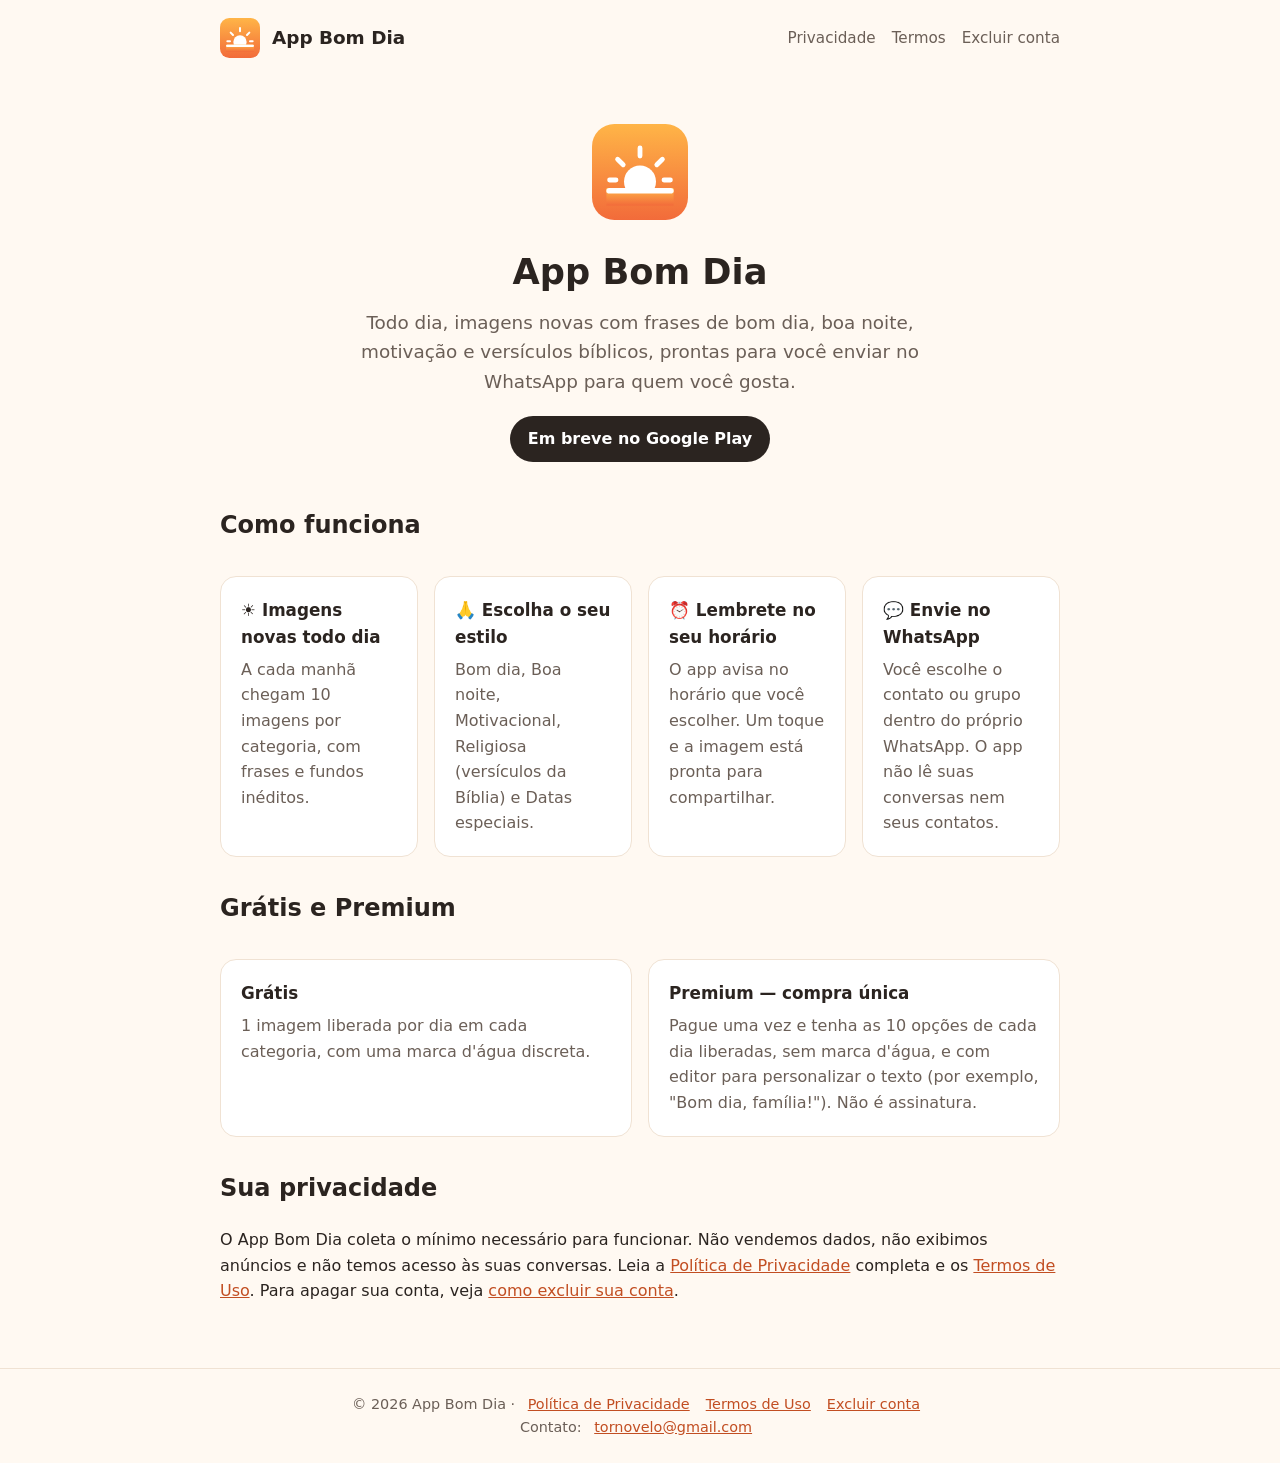
<file: index.html>
<!doctype html><html lang="pt-BR"><head><meta charset="utf-8"><meta name="viewport" content="width=device-width,initial-scale=1"><link rel="icon" href="logo.svg"><link rel="stylesheet" href="style.css"><title>App Bom Dia — frases para enviar no WhatsApp todos os dias</title><meta name="description" content="Todo dia, imagens novas de bom dia, boa noite, motivação e versículos bíblicos, prontas para enviar no WhatsApp."></head><body>
<header><img src="logo.svg" alt=""><a class="marca" href="index.html">App Bom Dia</a><nav><a href="privacidade.html">Privacidade</a><a href="termos.html">Termos</a><a href="excluir-conta.html">Excluir conta</a></nav></header>
<main>
<section class="hero">
<img src="logo.svg" alt="Logotipo do App Bom Dia">
<h1>App Bom Dia</h1>
<p>Todo dia, imagens novas com frases de bom dia, boa noite, motivação e versículos bíblicos, prontas para você enviar no WhatsApp para quem você gosta.</p>
<span class="selo">Em breve no Google Play</span>
</section>

<h2>Como funciona</h2>
<div class="grade">
<div class="cartao"><h3>☀️ Imagens novas todo dia</h3><p>A cada manhã chegam 10 imagens por categoria, com frases e fundos inéditos.</p></div>
<div class="cartao"><h3>🙏 Escolha o seu estilo</h3><p>Bom dia, Boa noite, Motivacional, Religiosa (versículos da Bíblia) e Datas especiais.</p></div>
<div class="cartao"><h3>⏰ Lembrete no seu horário</h3><p>O app avisa no horário que você escolher. Um toque e a imagem está pronta para compartilhar.</p></div>
<div class="cartao"><h3>💬 Envie no WhatsApp</h3><p>Você escolhe o contato ou grupo dentro do próprio WhatsApp. O app não lê suas conversas nem seus contatos.</p></div>
</div>

<h2>Grátis e Premium</h2>
<div class="grade">
<div class="cartao"><h3>Grátis</h3><p>1 imagem liberada por dia em cada categoria, com uma marca d'água discreta.</p></div>
<div class="cartao"><h3>Premium — compra única</h3><p>Pague uma vez e tenha as 10 opções de cada dia liberadas, sem marca d'água, e com editor para personalizar o texto (por exemplo, "Bom dia, família!"). Não é assinatura.</p></div>
</div>

<h2>Sua privacidade</h2>
<p>O App Bom Dia coleta o mínimo necessário para funcionar. Não vendemos dados, não exibimos anúncios e não temos acesso às suas conversas. Leia a <a href="privacidade.html">Política de Privacidade</a> completa e os <a href="termos.html">Termos de Uso</a>. Para apagar sua conta, veja <a href="excluir-conta.html">como excluir sua conta</a>.</p>
</main>
<footer>© 2026 App Bom Dia · <a href="privacidade.html">Política de Privacidade</a><a href="termos.html">Termos de Uso</a><a href="excluir-conta.html">Excluir conta</a><br>Contato: <a href="mailto:tornovelo@gmail.com">tornovelo@gmail.com</a></footer></body></html>
</file>
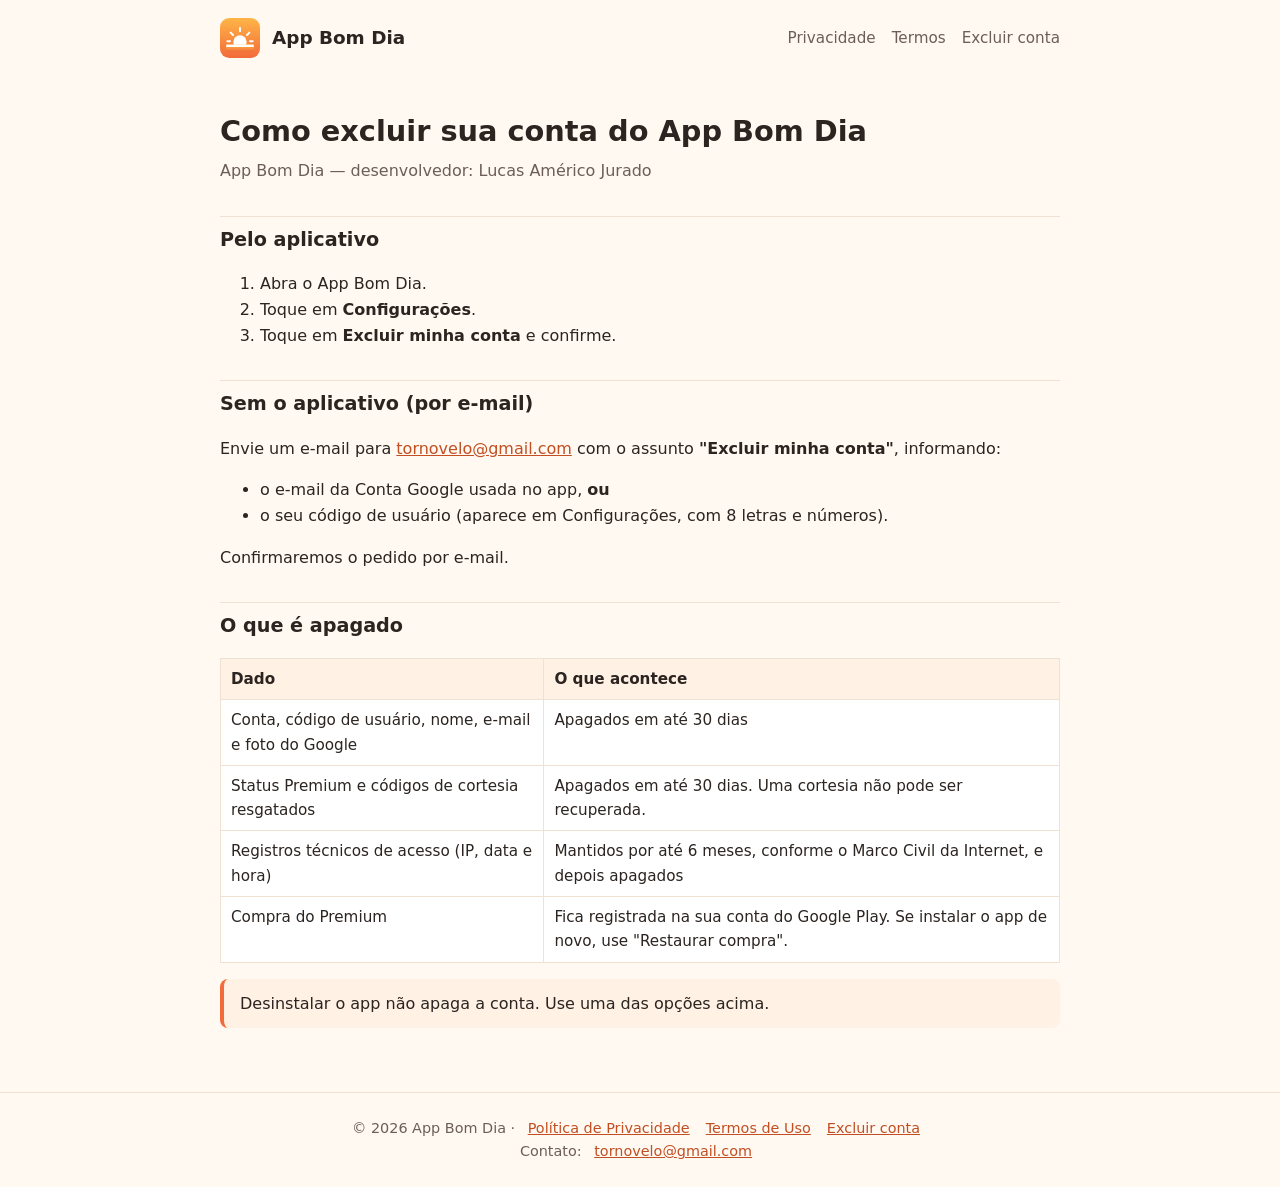
<file: excluir-conta.html>
<!doctype html><html lang="pt-BR"><head><meta charset="utf-8"><meta name="viewport" content="width=device-width,initial-scale=1"><link rel="icon" href="logo.svg"><link rel="stylesheet" href="style.css"><title>Excluir conta — App Bom Dia</title></head><body>
<header><img src="logo.svg" alt=""><a class="marca" href="index.html">App Bom Dia</a><nav><a href="privacidade.html">Privacidade</a><a href="termos.html">Termos</a><a href="excluir-conta.html">Excluir conta</a></nav></header>
<main class="doc">
<h1>Como excluir sua conta do App Bom Dia</h1>
<p class="data">App Bom Dia — desenvolvedor: Lucas Américo Jurado</p>

<h2>Pelo aplicativo</h2>
<ol>
<li>Abra o App Bom Dia.</li>
<li>Toque em <strong>Configurações</strong>.</li>
<li>Toque em <strong>Excluir minha conta</strong> e confirme.</li>
</ol>

<h2>Sem o aplicativo (por e-mail)</h2>
<p>Envie um e-mail para <a href="mailto:tornovelo@gmail.com?subject=Excluir%20minha%20conta">tornovelo@gmail.com</a> com o assunto <strong>"Excluir minha conta"</strong>, informando:</p>
<ul>
<li>o e-mail da Conta Google usada no app, <strong>ou</strong></li>
<li>o seu código de usuário (aparece em Configurações, com 8 letras e números).</li>
</ul>
<p>Confirmaremos o pedido por e-mail.</p>

<h2>O que é apagado</h2>
<table>
<tr><th>Dado</th><th>O que acontece</th></tr>
<tr><td>Conta, código de usuário, nome, e-mail e foto do Google</td><td>Apagados em até 30 dias</td></tr>
<tr><td>Status Premium e códigos de cortesia resgatados</td><td>Apagados em até 30 dias. Uma cortesia não pode ser recuperada.</td></tr>
<tr><td>Registros técnicos de acesso (IP, data e hora)</td><td>Mantidos por até 6 meses, conforme o Marco Civil da Internet, e depois apagados</td></tr>
<tr><td>Compra do Premium</td><td>Fica registrada na sua conta do Google Play. Se instalar o app de novo, use "Restaurar compra".</td></tr>
</table>
<p class="aviso">Desinstalar o app não apaga a conta. Use uma das opções acima.</p>
</main>
<footer>© 2026 App Bom Dia · <a href="privacidade.html">Política de Privacidade</a><a href="termos.html">Termos de Uso</a><a href="excluir-conta.html">Excluir conta</a><br>Contato: <a href="mailto:tornovelo@gmail.com">tornovelo@gmail.com</a></footer></body></html>
</file>
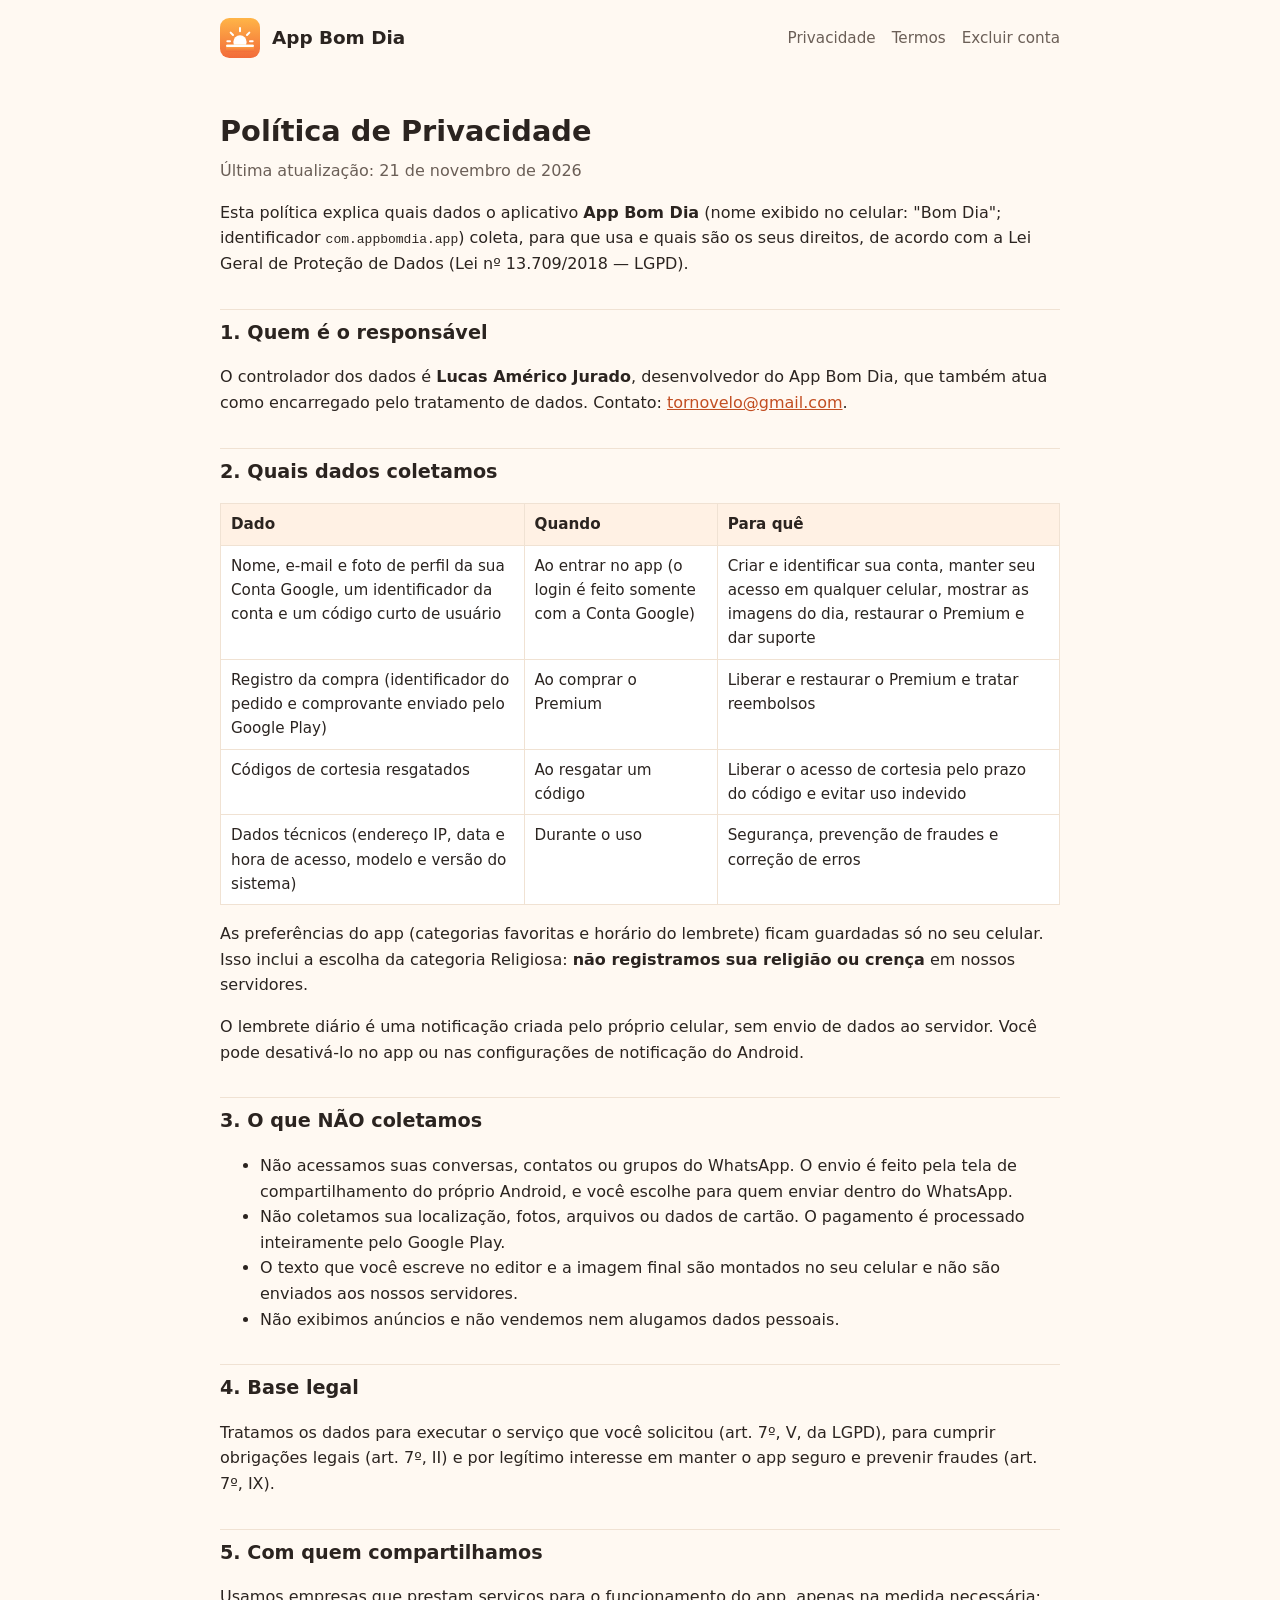
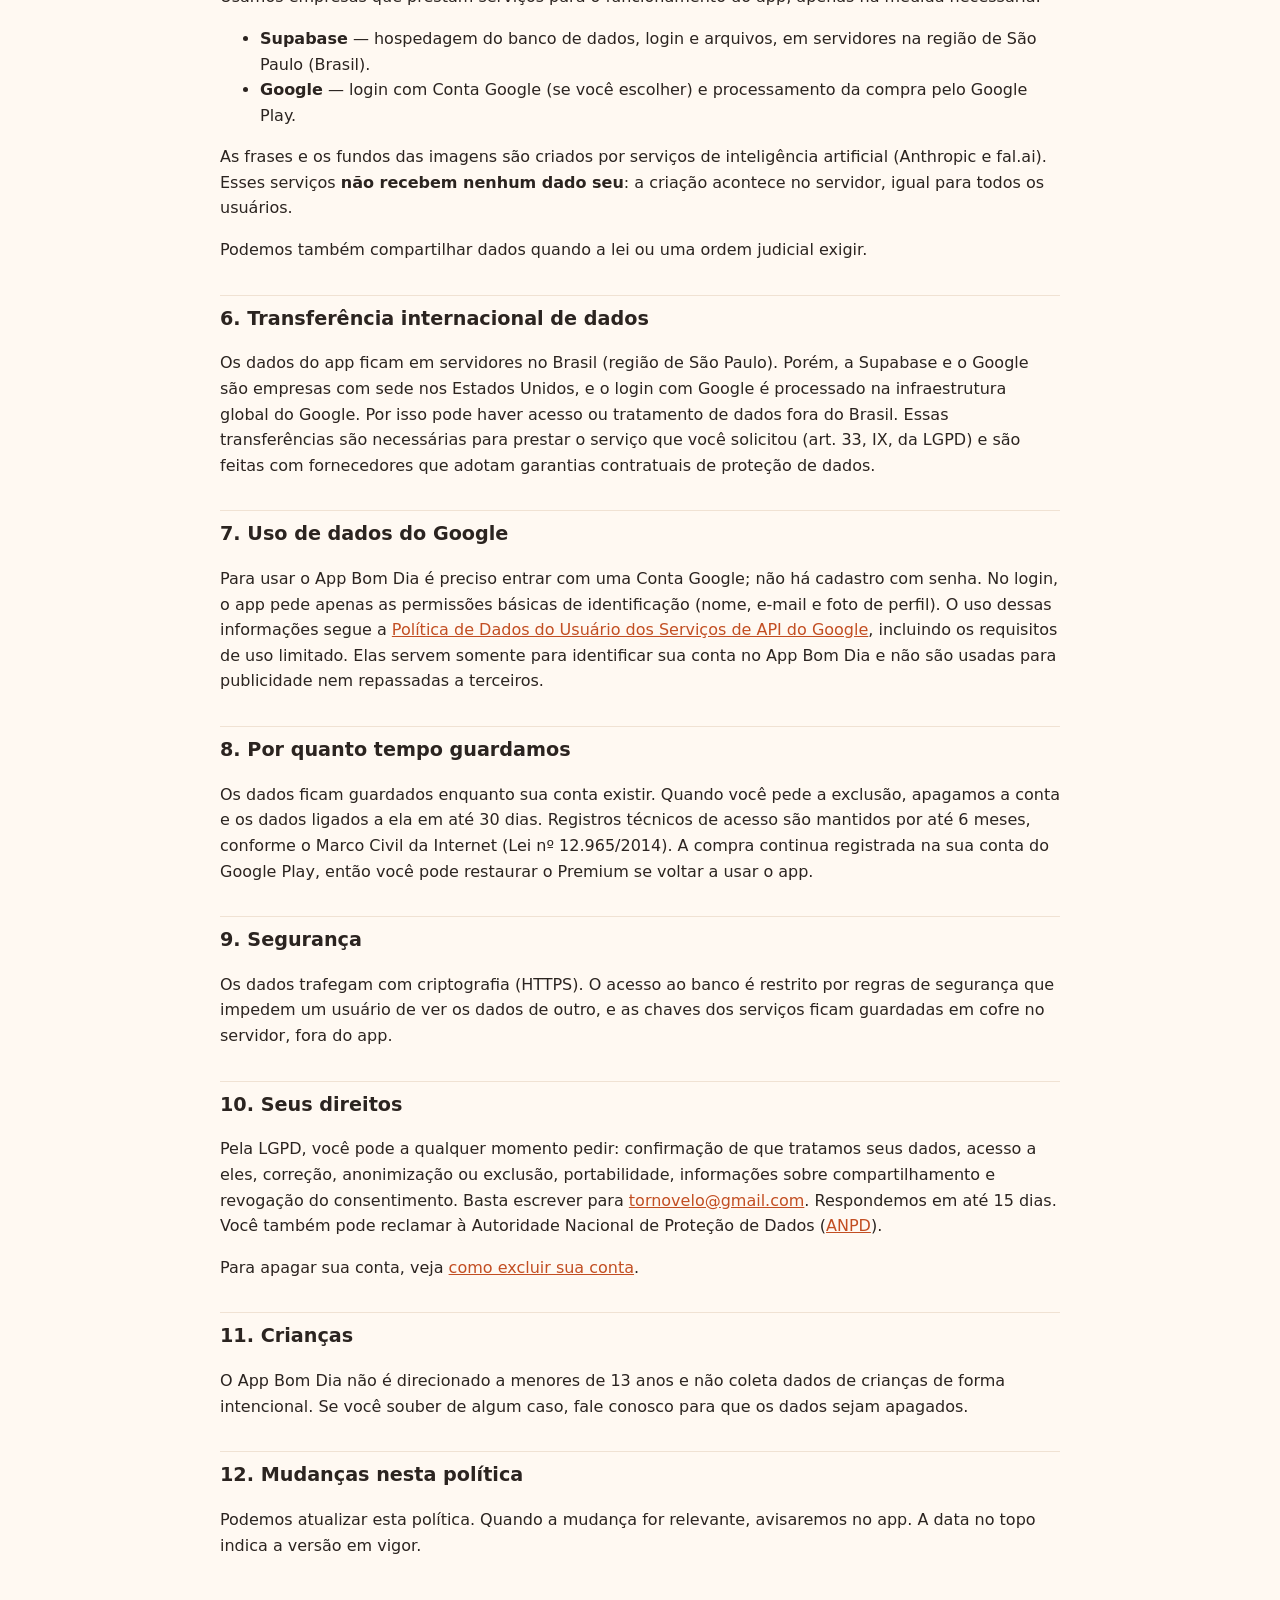
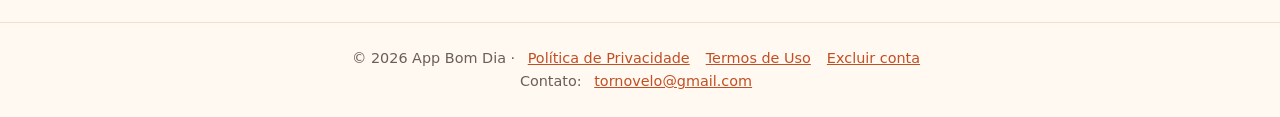
<file: privacidade.html>
<!doctype html><html lang="pt-BR"><head><meta charset="utf-8"><meta name="viewport" content="width=device-width,initial-scale=1"><link rel="icon" href="logo.svg"><link rel="stylesheet" href="style.css"><title>Política de Privacidade — App Bom Dia</title></head><body>
<header><img src="logo.svg" alt=""><a class="marca" href="index.html">App Bom Dia</a><nav><a href="privacidade.html">Privacidade</a><a href="termos.html">Termos</a><a href="excluir-conta.html">Excluir conta</a></nav></header>
<main class="doc">
<h1>Política de Privacidade</h1>
<p class="data">Última atualização: 21 de novembro de 2026</p>

<p>Esta política explica quais dados o aplicativo <strong>App Bom Dia</strong> (nome exibido no celular: "Bom Dia"; identificador <code>com.appbomdia.app</code>) coleta, para que usa e quais são os seus direitos, de acordo com a Lei Geral de Proteção de Dados (Lei nº 13.709/2018 — LGPD).</p>

<h2>1. Quem é o responsável</h2>
<p>O controlador dos dados é <strong>Lucas Américo Jurado</strong>, desenvolvedor do App Bom Dia, que também atua como encarregado pelo tratamento de dados. Contato: <a href="mailto:tornovelo@gmail.com">tornovelo@gmail.com</a>.</p>

<h2>2. Quais dados coletamos</h2>
<table>
<tr><th>Dado</th><th>Quando</th><th>Para quê</th></tr>
<tr><td>Nome, e-mail e foto de perfil da sua Conta Google, um identificador da conta e um código curto de usuário</td><td>Ao entrar no app (o login é feito somente com a Conta Google)</td><td>Criar e identificar sua conta, manter seu acesso em qualquer celular, mostrar as imagens do dia, restaurar o Premium e dar suporte</td></tr>
<tr><td>Registro da compra (identificador do pedido e comprovante enviado pelo Google Play)</td><td>Ao comprar o Premium</td><td>Liberar e restaurar o Premium e tratar reembolsos</td></tr>
<tr><td>Códigos de cortesia resgatados</td><td>Ao resgatar um código</td><td>Liberar o acesso de cortesia pelo prazo do código e evitar uso indevido</td></tr>
<tr><td>Dados técnicos (endereço IP, data e hora de acesso, modelo e versão do sistema)</td><td>Durante o uso</td><td>Segurança, prevenção de fraudes e correção de erros</td></tr>
</table>
<p>As preferências do app (categorias favoritas e horário do lembrete) ficam guardadas só no seu celular. Isso inclui a escolha da categoria Religiosa: <strong>não registramos sua religião ou crença</strong> em nossos servidores.</p>
<p>O lembrete diário é uma notificação criada pelo próprio celular, sem envio de dados ao servidor. Você pode desativá-lo no app ou nas configurações de notificação do Android.</p>

<h2>3. O que NÃO coletamos</h2>
<ul>
<li>Não acessamos suas conversas, contatos ou grupos do WhatsApp. O envio é feito pela tela de compartilhamento do próprio Android, e você escolhe para quem enviar dentro do WhatsApp.</li>
<li>Não coletamos sua localização, fotos, arquivos ou dados de cartão. O pagamento é processado inteiramente pelo Google Play.</li>
<li>O texto que você escreve no editor e a imagem final são montados no seu celular e não são enviados aos nossos servidores.</li>
<li>Não exibimos anúncios e não vendemos nem alugamos dados pessoais.</li>
</ul>

<h2>4. Base legal</h2>
<p>Tratamos os dados para executar o serviço que você solicitou (art. 7º, V, da LGPD), para cumprir obrigações legais (art. 7º, II) e por legítimo interesse em manter o app seguro e prevenir fraudes (art. 7º, IX).</p>

<h2>5. Com quem compartilhamos</h2>
<p>Usamos empresas que prestam serviços para o funcionamento do app, apenas na medida necessária:</p>
<ul>
<li><strong>Supabase</strong> — hospedagem do banco de dados, login e arquivos, em servidores na região de São Paulo (Brasil).</li>
<li><strong>Google</strong> — login com Conta Google (se você escolher) e processamento da compra pelo Google Play.</li>
</ul>
<p>As frases e os fundos das imagens são criados por serviços de inteligência artificial (Anthropic e fal.ai). Esses serviços <strong>não recebem nenhum dado seu</strong>: a criação acontece no servidor, igual para todos os usuários.</p>
<p>Podemos também compartilhar dados quando a lei ou uma ordem judicial exigir.</p>

<h2>6. Transferência internacional de dados</h2>
<p>Os dados do app ficam em servidores no Brasil (região de São Paulo). Porém, a Supabase e o Google são empresas com sede nos Estados Unidos, e o login com Google é processado na infraestrutura global do Google. Por isso pode haver acesso ou tratamento de dados fora do Brasil. Essas transferências são necessárias para prestar o serviço que você solicitou (art. 33, IX, da LGPD) e são feitas com fornecedores que adotam garantias contratuais de proteção de dados.</p>

<h2>7. Uso de dados do Google</h2>
<p>Para usar o App Bom Dia é preciso entrar com uma Conta Google; não há cadastro com senha. No login, o app pede apenas as permissões básicas de identificação (nome, e-mail e foto de perfil). O uso dessas informações segue a <a href="https://developers.google.com/terms/api-services-user-data-policy">Política de Dados do Usuário dos Serviços de API do Google</a>, incluindo os requisitos de uso limitado. Elas servem somente para identificar sua conta no App Bom Dia e não são usadas para publicidade nem repassadas a terceiros.</p>

<h2>8. Por quanto tempo guardamos</h2>
<p>Os dados ficam guardados enquanto sua conta existir. Quando você pede a exclusão, apagamos a conta e os dados ligados a ela em até 30 dias. Registros técnicos de acesso são mantidos por até 6 meses, conforme o Marco Civil da Internet (Lei nº 12.965/2014). A compra continua registrada na sua conta do Google Play, então você pode restaurar o Premium se voltar a usar o app.</p>

<h2>9. Segurança</h2>
<p>Os dados trafegam com criptografia (HTTPS). O acesso ao banco é restrito por regras de segurança que impedem um usuário de ver os dados de outro, e as chaves dos serviços ficam guardadas em cofre no servidor, fora do app.</p>

<h2>10. Seus direitos</h2>
<p>Pela LGPD, você pode a qualquer momento pedir: confirmação de que tratamos seus dados, acesso a eles, correção, anonimização ou exclusão, portabilidade, informações sobre compartilhamento e revogação do consentimento. Basta escrever para <a href="mailto:tornovelo@gmail.com">tornovelo@gmail.com</a>. Respondemos em até 15 dias. Você também pode reclamar à Autoridade Nacional de Proteção de Dados (<a href="https://www.gov.br/anpd">ANPD</a>).</p>
<p>Para apagar sua conta, veja <a href="excluir-conta.html">como excluir sua conta</a>.</p>

<h2>11. Crianças</h2>
<p>O App Bom Dia não é direcionado a menores de 13 anos e não coleta dados de crianças de forma intencional. Se você souber de algum caso, fale conosco para que os dados sejam apagados.</p>

<h2>12. Mudanças nesta política</h2>
<p>Podemos atualizar esta política. Quando a mudança for relevante, avisaremos no app. A data no topo indica a versão em vigor.</p>
</main>
<footer>© 2026 App Bom Dia · <a href="privacidade.html">Política de Privacidade</a><a href="termos.html">Termos de Uso</a><a href="excluir-conta.html">Excluir conta</a><br>Contato: <a href="mailto:tornovelo@gmail.com">tornovelo@gmail.com</a></footer></body></html>
</file>
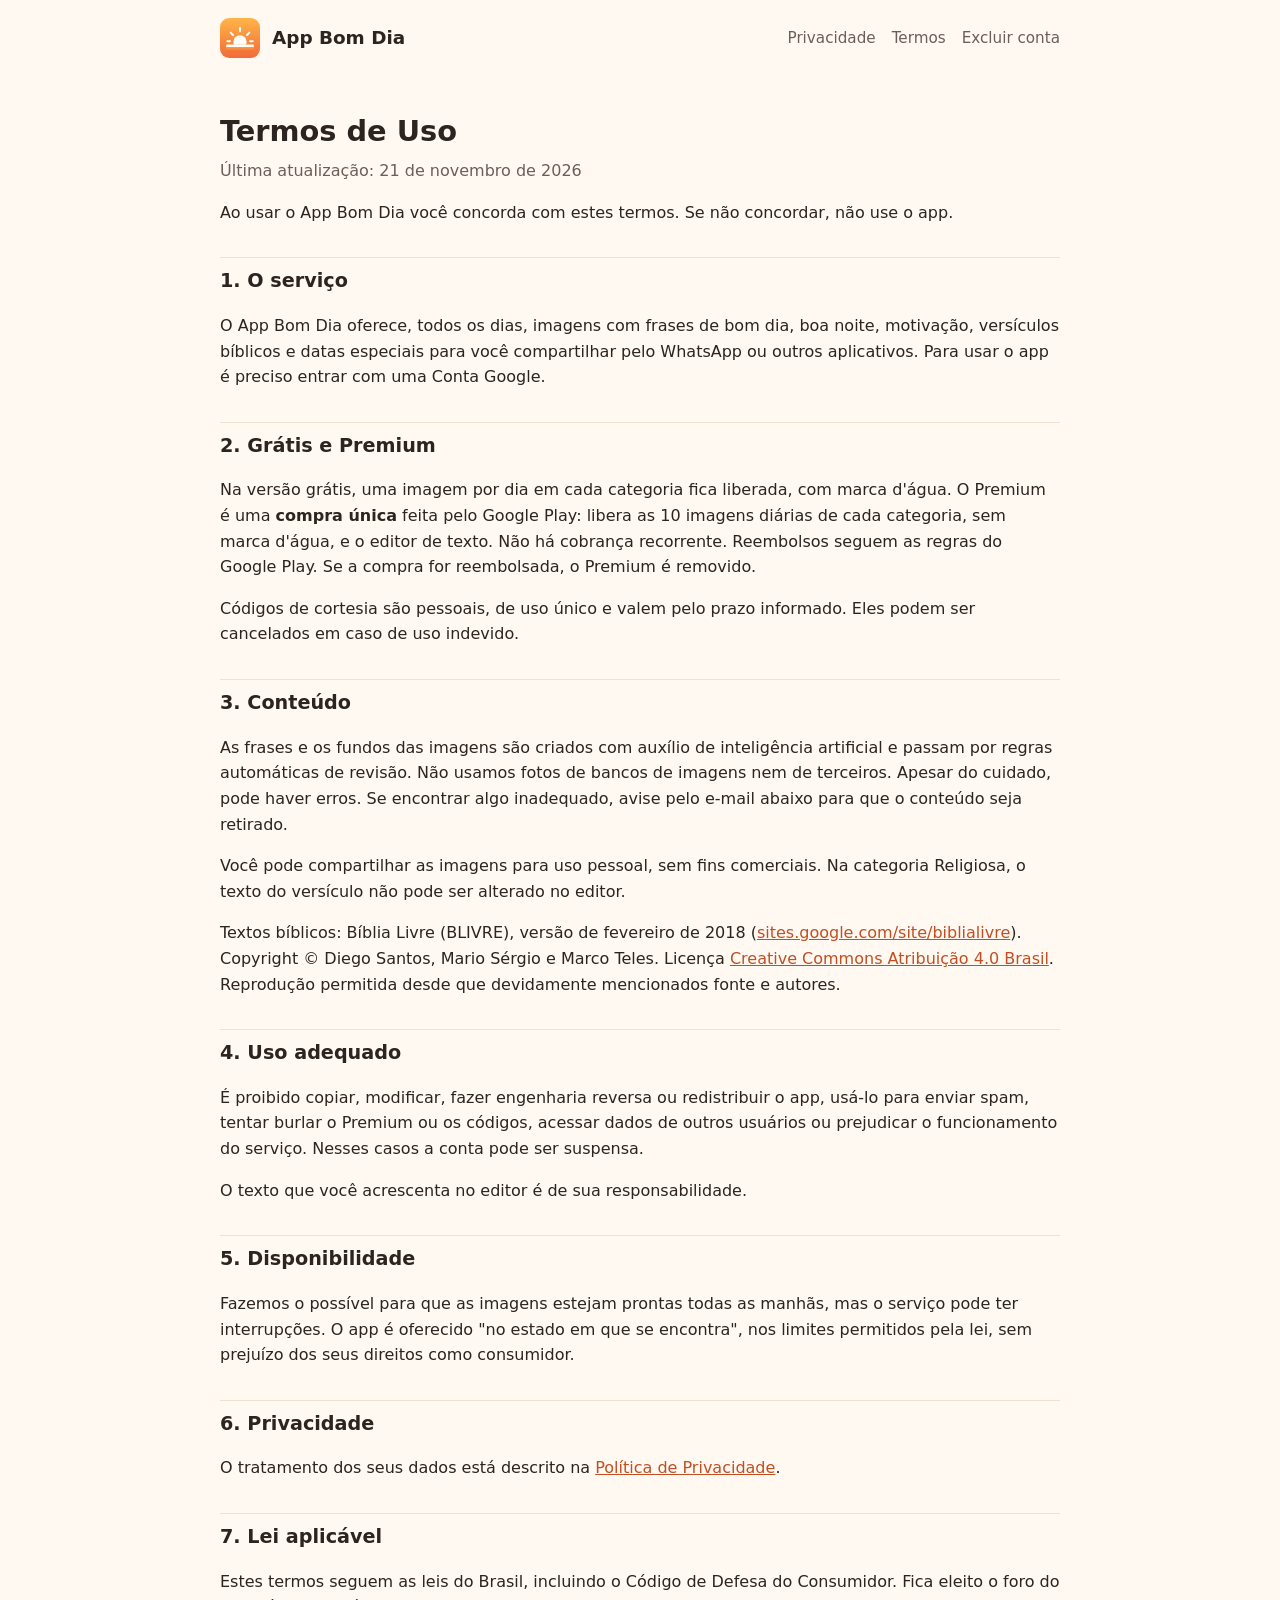
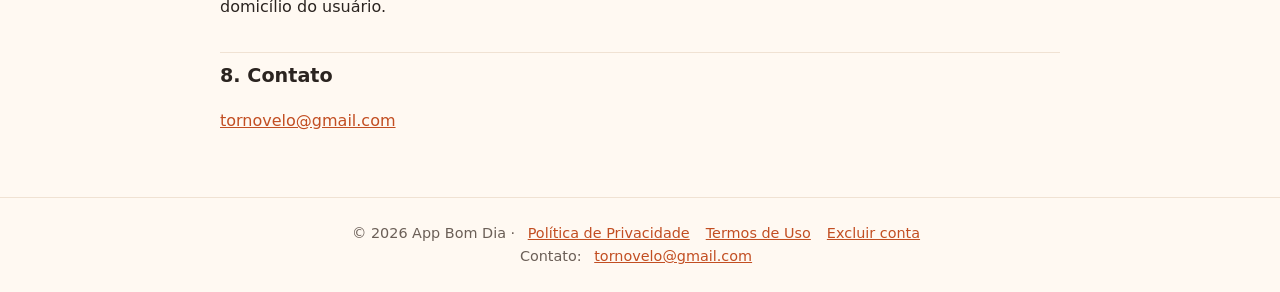
<file: termos.html>
<!doctype html><html lang="pt-BR"><head><meta charset="utf-8"><meta name="viewport" content="width=device-width,initial-scale=1"><link rel="icon" href="logo.svg"><link rel="stylesheet" href="style.css"><title>Termos de Uso — App Bom Dia</title></head><body>
<header><img src="logo.svg" alt=""><a class="marca" href="index.html">App Bom Dia</a><nav><a href="privacidade.html">Privacidade</a><a href="termos.html">Termos</a><a href="excluir-conta.html">Excluir conta</a></nav></header>
<main class="doc">
<h1>Termos de Uso</h1>
<p class="data">Última atualização: 21 de novembro de 2026</p>
<p>Ao usar o App Bom Dia você concorda com estes termos. Se não concordar, não use o app.</p>

<h2>1. O serviço</h2>
<p>O App Bom Dia oferece, todos os dias, imagens com frases de bom dia, boa noite, motivação, versículos bíblicos e datas especiais para você compartilhar pelo WhatsApp ou outros aplicativos. Para usar o app é preciso entrar com uma Conta Google.</p>

<h2>2. Grátis e Premium</h2>
<p>Na versão grátis, uma imagem por dia em cada categoria fica liberada, com marca d'água. O Premium é uma <strong>compra única</strong> feita pelo Google Play: libera as 10 imagens diárias de cada categoria, sem marca d'água, e o editor de texto. Não há cobrança recorrente. Reembolsos seguem as regras do Google Play. Se a compra for reembolsada, o Premium é removido.</p>
<p>Códigos de cortesia são pessoais, de uso único e valem pelo prazo informado. Eles podem ser cancelados em caso de uso indevido.</p>

<h2>3. Conteúdo</h2>
<p>As frases e os fundos das imagens são criados com auxílio de inteligência artificial e passam por regras automáticas de revisão. Não usamos fotos de bancos de imagens nem de terceiros. Apesar do cuidado, pode haver erros. Se encontrar algo inadequado, avise pelo e-mail abaixo para que o conteúdo seja retirado.</p>
<p>Você pode compartilhar as imagens para uso pessoal, sem fins comerciais. Na categoria Religiosa, o texto do versículo não pode ser alterado no editor.</p>
<p>Textos bíblicos: Bíblia Livre (BLIVRE), versão de fevereiro de 2018 (<a href="http://sites.google.com/site/biblialivre/">sites.google.com/site/biblialivre</a>). Copyright © Diego Santos, Mario Sérgio e Marco Teles. Licença <a href="http://creativecommons.org/licenses/by/4.0/br/">Creative Commons Atribuição 4.0 Brasil</a>. Reprodução permitida desde que devidamente mencionados fonte e autores.</p>

<h2>4. Uso adequado</h2>
<p>É proibido copiar, modificar, fazer engenharia reversa ou redistribuir o app, usá-lo para enviar spam, tentar burlar o Premium ou os códigos, acessar dados de outros usuários ou prejudicar o funcionamento do serviço. Nesses casos a conta pode ser suspensa.</p>
<p>O texto que você acrescenta no editor é de sua responsabilidade.</p>

<h2>5. Disponibilidade</h2>
<p>Fazemos o possível para que as imagens estejam prontas todas as manhãs, mas o serviço pode ter interrupções. O app é oferecido "no estado em que se encontra", nos limites permitidos pela lei, sem prejuízo dos seus direitos como consumidor.</p>

<h2>6. Privacidade</h2>
<p>O tratamento dos seus dados está descrito na <a href="privacidade.html">Política de Privacidade</a>.</p>

<h2>7. Lei aplicável</h2>
<p>Estes termos seguem as leis do Brasil, incluindo o Código de Defesa do Consumidor. Fica eleito o foro do domicílio do usuário.</p>

<h2>8. Contato</h2>
<p><a href="mailto:tornovelo@gmail.com">tornovelo@gmail.com</a></p>
</main>
<footer>© 2026 App Bom Dia · <a href="privacidade.html">Política de Privacidade</a><a href="termos.html">Termos de Uso</a><a href="excluir-conta.html">Excluir conta</a><br>Contato: <a href="mailto:tornovelo@gmail.com">tornovelo@gmail.com</a></footer></body></html>
</file>
<file: style.css>
:root{--sol:#F26B3A;--sol2:#FFB547;--tinta:#2B2420;--suave:#6B5F57;--fundo:#FFF9F2;--linha:#F0E2D3}
*{box-sizing:border-box}
body{margin:0;font-family:system-ui,-apple-system,"Segoe UI",Roboto,sans-serif;color:var(--tinta);background:var(--fundo);line-height:1.6}
a{color:#C24E22}
header{display:flex;align-items:center;gap:12px;max-width:880px;margin:0 auto;padding:18px 20px}
header img{width:40px;height:40px}
header .marca{font-weight:700;font-size:1.15rem;text-decoration:none;color:var(--tinta)}
header nav{margin-left:auto;display:flex;gap:16px;font-size:.95rem}
header nav a{text-decoration:none;color:var(--suave)}
main{max-width:880px;margin:0 auto;padding:8px 20px 48px}
.hero{text-align:center;padding:40px 0 24px}
.hero img{width:96px;height:96px}
.hero h1{font-size:2.2rem;margin:16px 0 8px}
.hero p{font-size:1.15rem;color:var(--suave);max-width:560px;margin:0 auto}
.selo{display:inline-block;margin-top:20px;padding:10px 18px;border-radius:999px;background:var(--tinta);color:#fff;font-weight:600}
.grade{display:grid;grid-template-columns:repeat(auto-fit,minmax(190px,1fr));gap:16px;margin:32px 0}
.cartao{background:#fff;border:1px solid var(--linha);border-radius:16px;padding:20px}
.cartao h3{margin:0 0 6px;font-size:1.05rem}
.cartao p{margin:0;color:var(--suave)}
.doc h1{font-size:1.8rem;margin:24px 0 4px}
.doc .data{color:var(--suave);margin-top:0}
.doc h2{font-size:1.2rem;margin-top:32px;padding-top:8px;border-top:1px solid var(--linha)}
.doc table{width:100%;border-collapse:collapse;margin:12px 0;font-size:.95rem;background:#fff}
.doc th,.doc td{border:1px solid var(--linha);padding:8px 10px;text-align:left;vertical-align:top}
.doc th{background:#FFF1E4}
.aviso{background:#FFF1E4;border-left:4px solid var(--sol);padding:12px 16px;border-radius:8px}
footer{border-top:1px solid var(--linha);text-align:center;padding:24px 20px;color:var(--suave);font-size:.9rem}
footer a{margin:0 8px}
</file>
